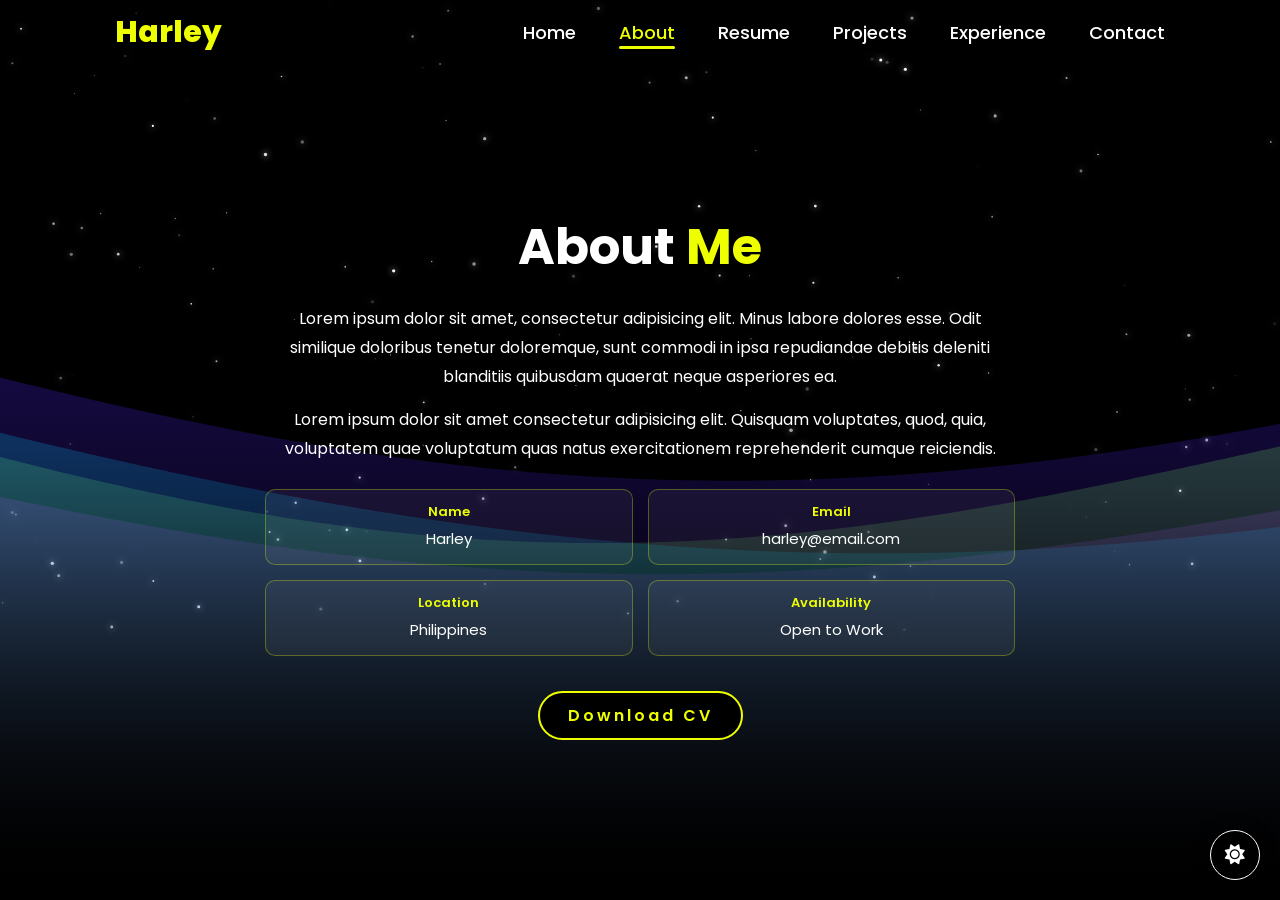
<file: about.html>
<!DOCTYPE html>
<html lang="en">

<head>
    <meta charset="UTF-8">
    <meta name="viewport" content="width=device-width, initial-scale=1.0">
    <link rel="stylesheet" href="https://cdnjs.cloudflare.com/ajax/libs/font-awesome/6.5.2/css/all.min.css">
    <link rel="stylesheet" href="style.css">
    <link rel="stylesheet" href="about.css">
    <title>About - HrlyQnn</title>
</head>
<body>
    <canvas id="aurora-canvas"></canvas>

    <header>
        <a href="index.html" class="logo">Harley</a>
        <nav>
            <a href="index.html">Home</a>
            <a href="about.html" class="active">About</a>
            <a href="resume.html">Resume</a>
            <a href="services.html">Projects</a>
            <a href="#">Experience</a>
            <a href="#">Contact</a>
        </nav>
    </header>

    <section class="about">
        <div class="about-content">
            <h2>About <span>Me</span></h2>
            <p>Lorem ipsum dolor sit amet, consectetur adipisicing elit. Minus labore
            dolores esse. Odit similique doloribus tenetur doloremque, sunt commodi
            in ipsa repudiandae debitis deleniti blanditiis quibusdam quaerat neque
            asperiores ea.</p>
            <p>Lorem ipsum dolor sit amet consectetur adipisicing elit. Quisquam
            voluptates, quod, quia, voluptatem quae voluptatum quas natus
            exercitationem reprehenderit cumque reiciendis.</p>
            <div class="about-info">
                <div class="info-box">
                    <h3>Name</h3>
                    <p>Harley</p>
                </div>
                <div class="info-box">
                    <h3>Email</h3>
                    <p>harley@email.com</p>
                </div>
                <div class="info-box">
                    <h3>Location</h3>
                    <p>Philippines</p>
                </div>
                <div class="info-box">
                    <h3>Availability</h3>
                    <p>Open to Work</p>
                </div>
            </div>
            <a href="#" class="btn">Download CV</a>
        </div>
    </section>

    <button id="theme-toggle" title="Toggle Light/Dark Mode">
         <i class="fa-solid fa-sun"></i>
    </button>

    <script>
        const canvas = document.getElementById('aurora-canvas');
        const ctx = canvas.getContext('2d');
        canvas.width = window.innerWidth;
        canvas.height = window.innerHeight;

        const stars = [];
        for (let i = 0; i < 150; i++) {
            stars.push({
                x: Math.random() * window.innerWidth,
                y: Math.random() * window.innerHeight * 0.7,
                radius: Math.random() * 1.5 + 0.3,
                opacity: Math.random(),
                twinkleSpeed: Math.random() * 0.02 + 0.005,
                twinkleDirection: Math.random() > 0.5 ? 1 : -1
            });
        }

        window.addEventListener('resize', () => {
            canvas.width = window.innerWidth;
            canvas.height = window.innerHeight;
            stars.forEach(star => {
                star.x = Math.random() * window.innerWidth;
                star.y = Math.random() * window.innerHeight * 0.7;
            });
        });

        window.addEventListener('resize', () => {
            canvas.width = window.innerWidth;
            canvas.height = window.innerHeight;
        });

        let auroraTime = 0;

        function drawAurora() {
            ctx.clearRect(0, 0, canvas.width, canvas.height);
            const isLight = document.body.classList.contains('light-mode');

            // Draw stars in dark mode only
            if (!isLight) {
                stars.forEach(star => {
                    star.opacity += star.twinkleSpeed * star.twinkleDirection;
                    if (star.opacity >= 1) {
                        star.opacity = 1;
                        star.twinkleDirection = -1;
                    } else if (star.opacity <= 0.1) {
                        star.opacity = 0.1;
                        star.twinkleDirection = 1;
                    }

                    ctx.beginPath();
                    ctx.arc(star.x, star.y, star.radius, 0, Math.PI * 2);
                    ctx.fillStyle = `rgba(255, 255, 255, ${star.opacity})`;
                    ctx.shadowBlur = 6;
                    ctx.shadowColor = 'white';
                    ctx.fill();
                    ctx.shadowBlur = 0;
                });
            }

            const darkWaves = [
                { y: 0.35, color: '#5227FF', speed: 0.00001, amp: 120, freq: 0.0018 },
                { y: 0.45, color: '#7cff67', speed: 0.00001, amp: 100, freq: 0.0022 },
                { y: 0.40, color: '#00cfff', speed: 0.00001, amp: 140, freq: 0.0015 },
                { y: 0.50, color: '#a855f7', speed: 0.00001, amp: 90,  freq: 0.0020 },
            ];

            const lightWaves = [
                { y: 0.35, color: '#888888', speed: 0.00001, amp: 120, freq: 0.0018 },
                { y: 0.45, color: '#aaaaaa', speed: 0.00001, amp: 100, freq: 0.0022 },
                { y: 0.40, color: '#666666', speed: 0.00001, amp: 140, freq: 0.0015 },
                { y: 0.50, color: '#999999', speed: 0.00001, amp: 90,  freq: 0.0020 },
            ];

            const waves = isLight ? lightWaves : darkWaves;

            waves.forEach(wave => {
                const gradient = ctx.createLinearGradient(0, 0, 0, canvas.height);
                gradient.addColorStop(0, 'transparent');
                gradient.addColorStop(0.3, wave.color + '55');
                gradient.addColorStop(0.6, wave.color + '22');
                gradient.addColorStop(1, 'transparent');

                ctx.beginPath();
                ctx.moveTo(0, canvas.height);

                for (let x = 0; x <= canvas.width; x += 5) {
                    const y = wave.y * canvas.height
                        + Math.sin(x * wave.freq + auroraTime * wave.speed * 1000) * wave.amp
                        + Math.sin(x * wave.freq * 0.5 + auroraTime * wave.speed * 600) * (wave.amp * 0.5);
                    ctx.lineTo(x, y);
                }

                ctx.lineTo(canvas.width, canvas.height);
                ctx.closePath();
                ctx.fillStyle = gradient;
                ctx.fill();
            });

            auroraTime++;
            requestAnimationFrame(drawAurora);
        }

        drawAurora();

        const header = document.querySelector('header');
        window.addEventListener('scroll', () => {
            header.classList.toggle('scrolled', window.scrollY > 50);
        });

        const themeToggle = document.getElementById('theme-toggle');
        const themeIcon = themeToggle.querySelector('i');

        if (localStorage.getItem('theme') === 'light') {
            document.body.classList.add('light-mode');
            themeIcon.classList.remove('fa-sun');
            themeIcon.classList.add('fa-moon');
        } else {
            themeIcon.classList.remove('fa-moon');
            themeIcon.classList.add('fa-sun');
        }

        themeToggle.addEventListener('click', () => {
            document.body.classList.toggle('light-mode');
            if (document.body.classList.contains('light-mode')) {
                themeIcon.classList.remove('fa-sun');
                themeIcon.classList.add('fa-moon');
                localStorage.setItem('theme', 'light');
            } else {
                themeIcon.classList.remove('fa-moon');
                themeIcon.classList.add('fa-sun');
                localStorage.setItem('theme', 'dark');
            }
        });
    </script>
</body>
</html>
</file>
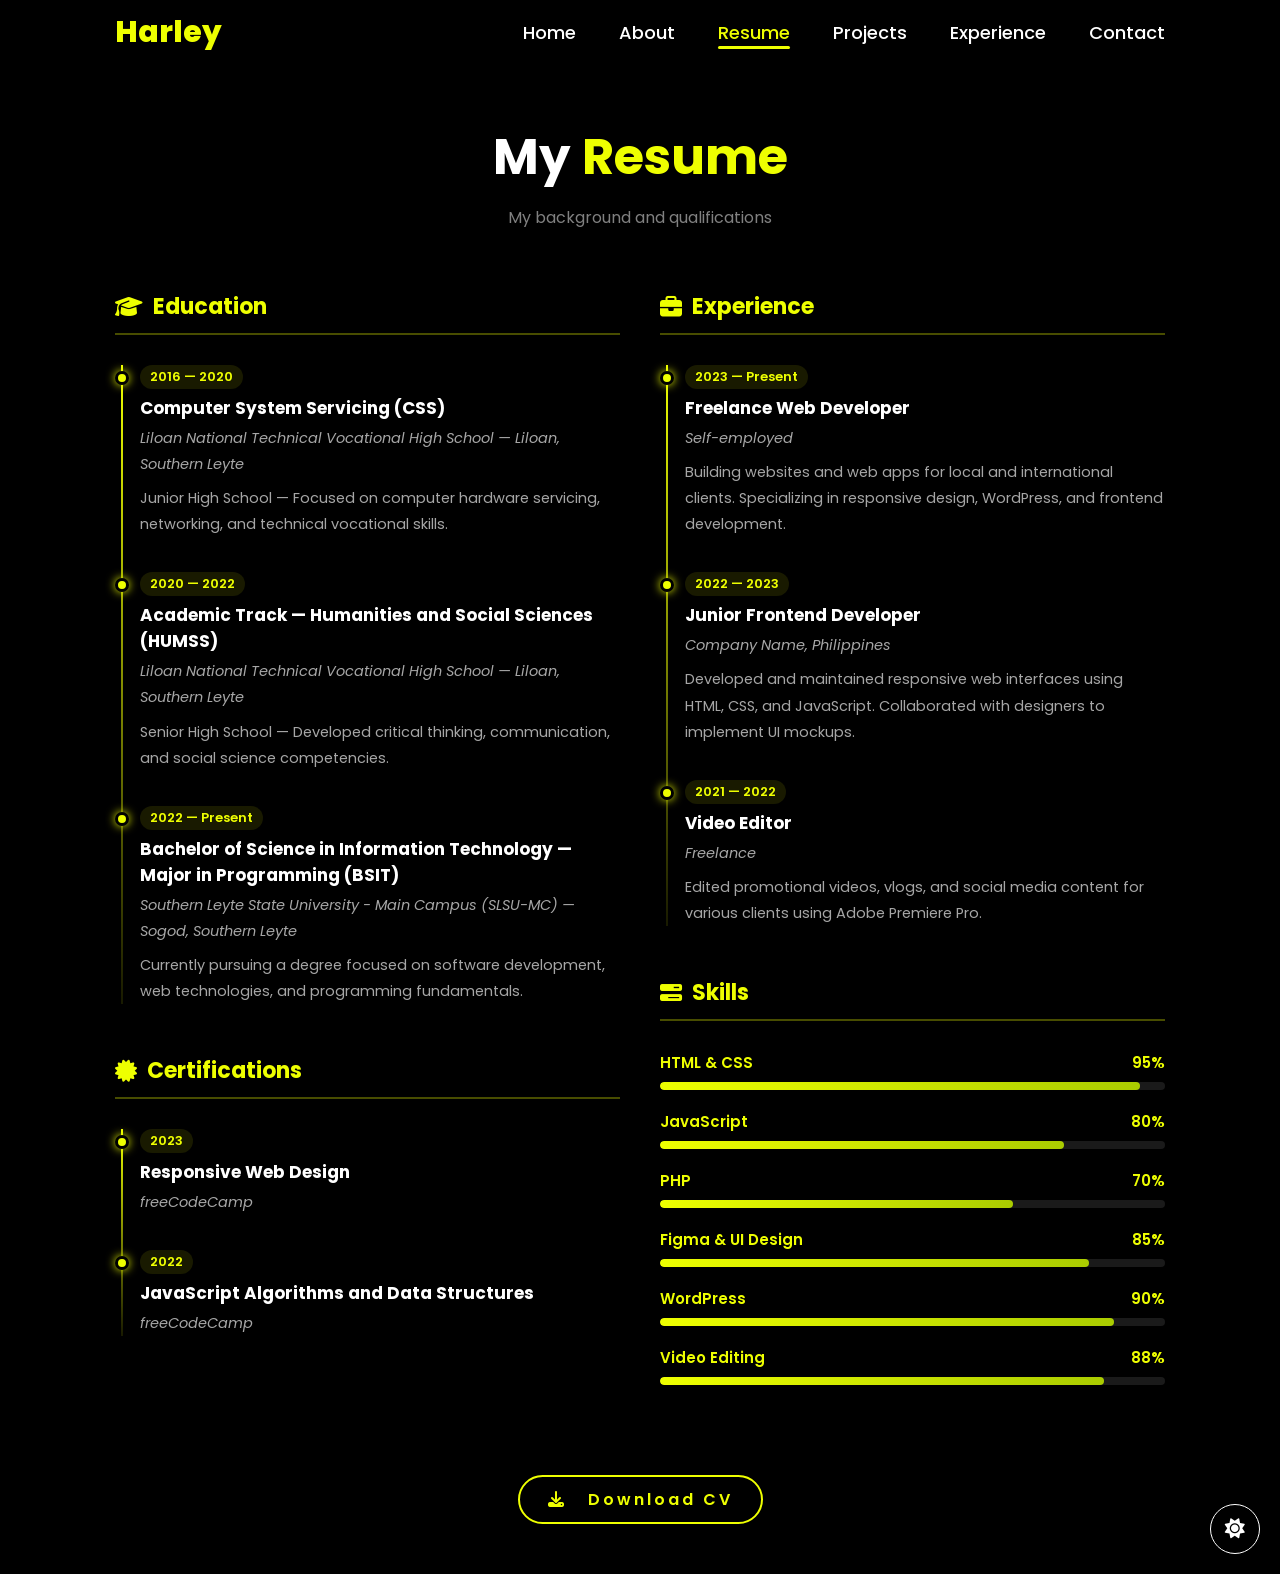
<file: resume.html>
<!DOCTYPE html>
<html lang="en">

<head>
    <meta charset="UTF-8">
    <meta name="viewport" content="width=device-width, initial-scale=1.0">
    <link rel="stylesheet" href="https://cdnjs.cloudflare.com/ajax/libs/font-awesome/6.5.2/css/all.min.css">
    <link rel="stylesheet" href="style.css">
    <link rel="stylesheet" href="resume.css">
    <title>Resume - HrlyQnn</title>
</head>
<body>
    <div class="page-wrapper">
        <canvas id="aurora-canvas"></canvas>

        <header>
            <a href="index.html" class="logo">Harley</a>
            <nav>
                <a href="index.html">Home</a>
                <a href="about.html">About</a>
                <a href="resume.html" class="active">Resume</a>
                <a href="services.html">Projects</a>
                <a href="#">Experience</a>
                <a href="#">Contact</a>
            </nav>
        </header>

        <section class="resume">
            <h2 class="resume-title">My <span>Resume</span></h2>
            <p class="resume-subtitle">My background and qualifications</p>

            <div class="resume-container">

                <!-- Left Column -->
                <div class="resume-column">
                    <div class="resume-section">
                        <h3 class="section-heading">
                            <i class="fa-solid fa-graduation-cap"></i> Education
                        </h3>
                        <div class="timeline">
                            <div class="timeline-item">
                                <div class="timeline-dot"></div>
                                <div class="timeline-content">
                                    <span class="timeline-date">2016 — 2020</span>
                                    <h4>Computer System Servicing (CSS)</h4>
                                    <p class="timeline-place">Liloan National Technical Vocational High School — Liloan, Southern Leyte</p>
                                    <p>Junior High School — Focused on computer hardware servicing, networking, and technical vocational skills.</p>
                                </div>
                            </div>
                            <div class="timeline-item">
                                <div class="timeline-dot"></div>
                                <div class="timeline-content">
                                    <span class="timeline-date">2020 — 2022</span>
                                    <h4>Academic Track — Humanities and Social Sciences (HUMSS)</h4>
                                    <p class="timeline-place">Liloan National Technical Vocational High School — Liloan, Southern Leyte</p>
                                    <p>Senior High School — Developed critical thinking, communication, and social science competencies.</p>
                                </div>
                            </div>
                            <div class="timeline-item">
                                <div class="timeline-dot"></div>
                                <div class="timeline-content">
                                    <span class="timeline-date">2022 — Present</span>
                                    <h4>Bachelor of Science in Information Technology — Major in Programming (BSIT)</h4>
                                    <p class="timeline-place">Southern Leyte State University - Main Campus (SLSU-MC) — Sogod, Southern Leyte</p>
                                    <p>Currently pursuing a degree focused on software development, web technologies, and programming fundamentals.</p>
                                </div>
                            </div>
                        </div>
                    </div>

                    <div class="resume-section">
                        <h3 class="section-heading">
                            <i class="fa-solid fa-certificate"></i> Certifications
                        </h3>
                        <div class="timeline">
                            <div class="timeline-item">
                                <div class="timeline-dot"></div>
                                <div class="timeline-content">
                                    <span class="timeline-date">2023</span>
                                    <h4>Responsive Web Design</h4>
                                    <p class="timeline-place">freeCodeCamp</p>
                                </div>
                            </div>
                            <div class="timeline-item">
                                <div class="timeline-dot"></div>
                                <div class="timeline-content">
                                    <span class="timeline-date">2022</span>
                                    <h4>JavaScript Algorithms and Data Structures</h4>
                                    <p class="timeline-place">freeCodeCamp</p>
                                </div>
                            </div>
                        </div>
                    </div>
                </div>

                <!-- Right Column -->
                <div class="resume-column">
                    <div class="resume-section">
                        <h3 class="section-heading">
                            <i class="fa-solid fa-briefcase"></i> Experience
                        </h3>
                        <div class="timeline">
                            <div class="timeline-item">
                                <div class="timeline-dot"></div>
                                <div class="timeline-content">
                                    <span class="timeline-date">2023 — Present</span>
                                    <h4>Freelance Web Developer</h4>
                                    <p class="timeline-place">Self-employed</p>
                                    <p>Building websites and web apps for local and international clients. Specializing in responsive design, WordPress, and frontend development.</p>
                                </div>
                            </div>
                            <div class="timeline-item">
                                <div class="timeline-dot"></div>
                                <div class="timeline-content">
                                    <span class="timeline-date">2022 — 2023</span>
                                    <h4>Junior Frontend Developer</h4>
                                    <p class="timeline-place">Company Name, Philippines</p>
                                    <p>Developed and maintained responsive web interfaces using HTML, CSS, and JavaScript. Collaborated with designers to implement UI mockups.</p>
                                </div>
                            </div>
                            <div class="timeline-item">
                                <div class="timeline-dot"></div>
                                <div class="timeline-content">
                                    <span class="timeline-date">2021 — 2022</span>
                                    <h4>Video Editor</h4>
                                    <p class="timeline-place">Freelance</p>
                                    <p>Edited promotional videos, vlogs, and social media content for various clients using Adobe Premiere Pro.</p>
                                </div>
                            </div>
                        </div>
                    </div>

                    <div class="resume-section">
                        <h3 class="section-heading">
                            <i class="fa-solid fa-bars-progress"></i> Skills
                        </h3>
                        <div class="skills-list">
                            <div class="skill-item">
                                <div class="skill-header">
                                    <span>HTML & CSS</span>
                                    <span>95%</span>
                                </div>
                                <div class="skill-bar">
                                    <div class="skill-fill" style="width: 95%"></div>
                                </div>
                            </div>
                            <div class="skill-item">
                                <div class="skill-header">
                                    <span>JavaScript</span>
                                    <span>80%</span>
                                </div>
                                <div class="skill-bar">
                                    <div class="skill-fill" style="width: 80%"></div>
                                </div>
                            </div>
                            <div class="skill-item">
                                <div class="skill-header">
                                    <span>PHP</span>
                                    <span>70%</span>
                                </div>
                                <div class="skill-bar">
                                    <div class="skill-fill" style="width: 70%"></div>
                                </div>
                            </div>
                            <div class="skill-item">
                                <div class="skill-header">
                                    <span>Figma & UI Design</span>
                                    <span>85%</span>
                                </div>
                                <div class="skill-bar">
                                    <div class="skill-fill" style="width: 85%"></div>
                                </div>
                            </div>
                            <div class="skill-item">
                                <div class="skill-header">
                                    <span>WordPress</span>
                                    <span>90%</span>
                                </div>
                                <div class="skill-bar">
                                    <div class="skill-fill" style="width: 90%"></div>
                                </div>
                            </div>
                            <div class="skill-item">
                                <div class="skill-header">
                                    <span>Video Editing</span>
                                    <span>88%</span>
                                </div>
                                <div class="skill-bar">
                                    <div class="skill-fill" style="width: 88%"></div>
                                </div>
                            </div>
                        </div>
                    </div>
                </div>

            </div>

            <div class="resume-download">
                <a href="#" class="btn"><i class="fa-solid fa-download"></i> &nbsp; Download CV</a>
            </div>
        </section>

        <button id="theme-toggle" title="Toggle Light/Dark Mode">
           <i class="fa-solid fa-sun"></i>
        </button>
    </div>

    <script>
        const pageWrapper = document.querySelector('.page-wrapper');

        const canvas = document.getElementById('aurora-canvas');
        const ctx = canvas.getContext('2d');
        canvas.width = window.innerWidth;
        canvas.height = window.innerHeight;

        window.addEventListener('resize', () => {
            canvas.width = window.innerWidth;
            canvas.height = window.innerHeight;
            const stars = [];
            for (let i = 0; i < 150; i++) {
                stars.push({
                    x: Math.random() * window.innerWidth,
                    y: Math.random() * window.innerHeight * 0.7,
                    radius: Math.random() * 1.5 + 0.3,
                    opacity: Math.random(),
                    twinkleSpeed: Math.random() * 0.02 + 0.005,
                    twinkleDirection: Math.random() > 0.5 ? 1 : -1
                });
            }

            window.addEventListener('resize', () => {
                canvas.width = window.innerWidth;
                canvas.height = window.innerHeight;
                stars.forEach(star => {
                    star.x = Math.random() * window.innerWidth;
                    star.y = Math.random() * window.innerHeight * 0.7;
                });
            });
        });

        let auroraTime = 0;

        function drawAurora() {
            ctx.clearRect(0, 0, canvas.width, canvas.height);
            const isLight = document.body.classList.contains('light-mode');

            // Draw stars in dark mode only
            if (!isLight) {
                stars.forEach(star => {
                    star.opacity += star.twinkleSpeed * star.twinkleDirection;
                    if (star.opacity >= 1) {
                        star.opacity = 1;
                        star.twinkleDirection = -1;
                    } else if (star.opacity <= 0.1) {
                        star.opacity = 0.1;
                        star.twinkleDirection = 1;
                    }

                    ctx.beginPath();
                    ctx.arc(star.x, star.y, star.radius, 0, Math.PI * 2);
                    ctx.fillStyle = `rgba(255, 255, 255, ${star.opacity})`;
                    ctx.shadowBlur = 6;
                    ctx.shadowColor = 'white';
                    ctx.fill();
                    ctx.shadowBlur = 0;
                });
            }

            const darkWaves = [
                { y: 0.35, color: '#5227FF', speed: 0.00001, amp: 120, freq: 0.0018 },
                { y: 0.45, color: '#7cff67', speed: 0.00001, amp: 100, freq: 0.0022 },
                { y: 0.40, color: '#00cfff', speed: 0.00001, amp: 140, freq: 0.0015 },
                { y: 0.50, color: '#a855f7', speed: 0.00001, amp: 90,  freq: 0.0020 },
            ];

            const lightWaves = [
                { y: 0.35, color: '#888888', speed: 0.00001, amp: 120, freq: 0.0018 },
                { y: 0.45, color: '#aaaaaa', speed: 0.00001, amp: 100, freq: 0.0022 },
                { y: 0.40, color: '#666666', speed: 0.00001, amp: 140, freq: 0.0015 },
                { y: 0.50, color: '#999999', speed: 0.00001, amp: 90,  freq: 0.0020 },
            ];

            const waves = isLight ? lightWaves : darkWaves;

            waves.forEach(wave => {
                const gradient = ctx.createLinearGradient(0, 0, 0, canvas.height);
                gradient.addColorStop(0, 'transparent');
                gradient.addColorStop(0.3, wave.color + '55');
                gradient.addColorStop(0.6, wave.color + '22');
                gradient.addColorStop(1, 'transparent');

                ctx.beginPath();
                ctx.moveTo(0, canvas.height);

                for (let x = 0; x <= canvas.width; x += 5) {
                    const y = wave.y * canvas.height
                        + Math.sin(x * wave.freq + auroraTime * wave.speed * 1000) * wave.amp
                        + Math.sin(x * wave.freq * 0.5 + auroraTime * wave.speed * 600) * (wave.amp * 0.5);
                    ctx.lineTo(x, y);
                }

                ctx.lineTo(canvas.width, canvas.height);
                ctx.closePath();
                ctx.fillStyle = gradient;
                ctx.fill();
            });

            auroraTime++;
            requestAnimationFrame(drawAurora);
        }

        drawAurora();

        const header = document.querySelector('header');
        window.addEventListener('scroll', () => {
            header.classList.toggle('scrolled', window.scrollY > 50);
        });

        const themeToggle = document.getElementById('theme-toggle');
        const themeIcon = themeToggle.querySelector('i');

        if (localStorage.getItem('theme') === 'light') {
            document.body.classList.add('light-mode');
            themeIcon.classList.remove('fa-sun');
            themeIcon.classList.add('fa-moon');
        } else {
            themeIcon.classList.remove('fa-moon');
            themeIcon.classList.add('fa-sun');
        }

        themeToggle.addEventListener('click', () => {
            document.body.classList.toggle('light-mode');
            if (document.body.classList.contains('light-mode')) {
                themeIcon.classList.remove('fa-sun');
                themeIcon.classList.add('fa-moon');
                localStorage.setItem('theme', 'light');
            } else {
                themeIcon.classList.remove('fa-moon');
                themeIcon.classList.add('fa-sun');
                localStorage.setItem('theme', 'dark');
            }
        });

themeToggle.addEventListener('click', () => {
    document.body.classList.toggle('light-mode');
    if (document.body.classList.contains('light-mode')) {
        themeIcon.classList.remove('fa-sun');
        themeIcon.classList.add('fa-moon');
        localStorage.setItem('theme', 'light');
    } else {
        themeIcon.classList.remove('fa-moon');
        themeIcon.classList.add('fa-sun');
        localStorage.setItem('theme', 'dark');
    }
});
    </script>
</body>
</html>
</file>
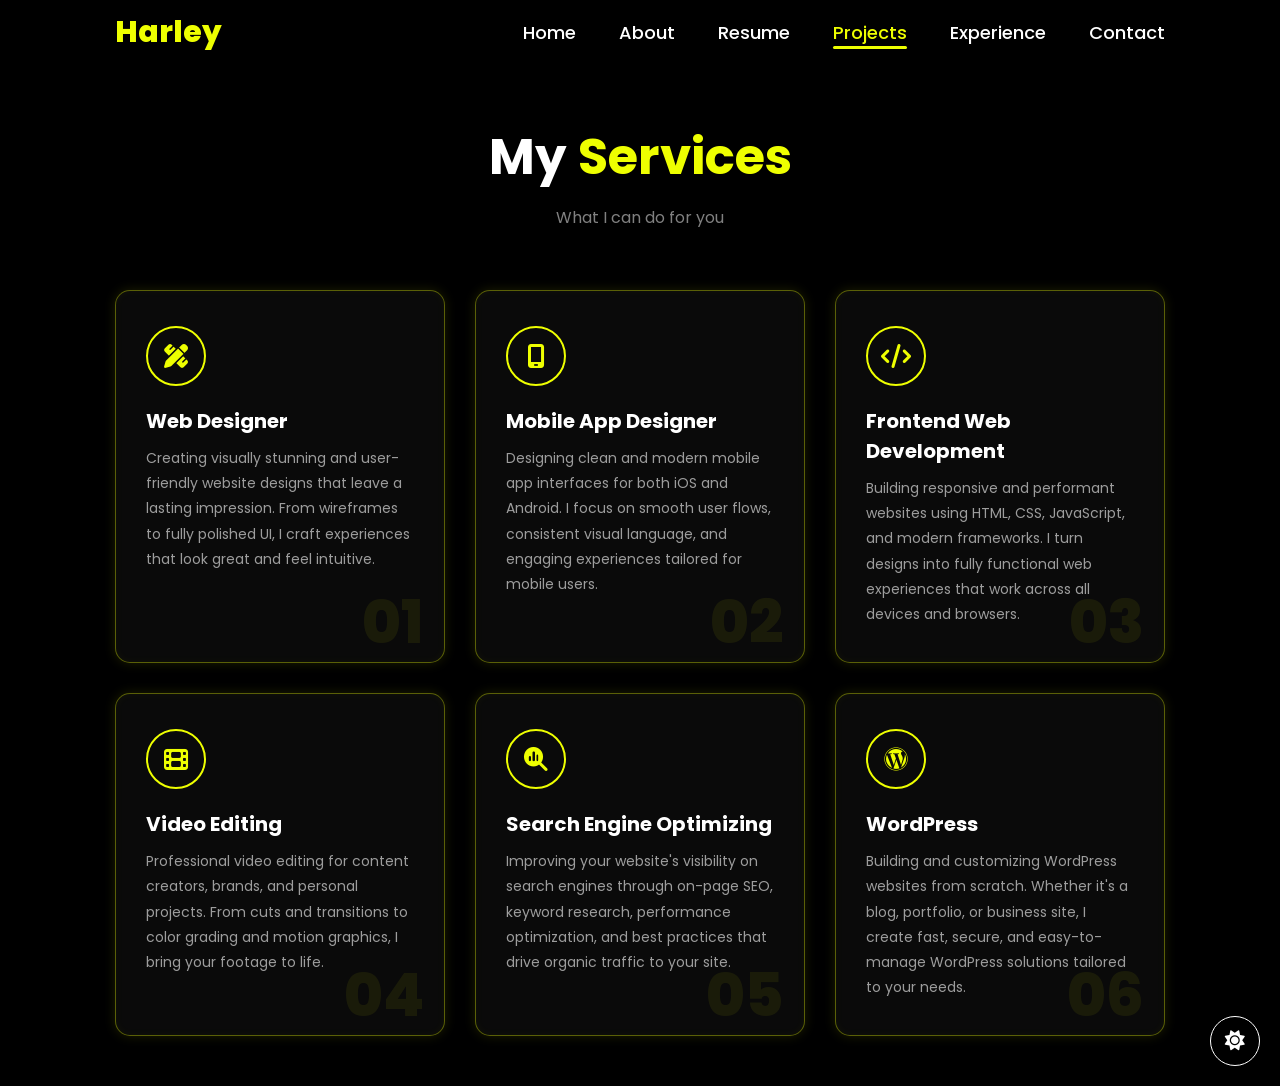
<file: services.html>
<!DOCTYPE html>
<html lang="en">

<head>
    <meta charset="UTF-8">
    <meta name="viewport" content="width=device-width, initial-scale=1.0">
    <link rel="stylesheet" href="https://cdnjs.cloudflare.com/ajax/libs/font-awesome/6.5.2/css/all.min.css">
    <link rel="stylesheet" href="style.css">
    <link rel="stylesheet" href="services.css">
    <title>Services - HrlyQnn</title>
</head>
<body>
    <div class="page-wrapper">
        <canvas id="aurora-canvas"></canvas>

        <header>
            <a href="index.html" class="logo">Harley</a>
            <nav>
                <a href="index.html">Home</a>
                <a href="about.html">About</a>
                <a href="resume.html">Resume</a>
                <a href="services.html" class="active">Projects</a>
                <a href="#">Experience</a>
                <a href="#">Contact</a>
            </nav>
        </header>

        <section class="services">
            <h2 class="services-title">My <span>Services</span></h2>
            <p class="services-subtitle">What I can do for you</p>

            <div class="services-list">

                <div class="service-box">
                    <div class="service-icon">
                        <i class="fa-solid fa-pen-ruler"></i>
                    </div>
                    <div class="service-info">
                        <h3>Web Designer</h3>
                        <p>Creating visually stunning and user-friendly website designs that leave a lasting impression. From wireframes to fully polished UI, I craft experiences that look great and feel intuitive.</p>
                    </div>
                    <div class="service-number">01</div>
                </div>

                <div class="service-box">
                    <div class="service-icon">
                        <i class="fa-solid fa-mobile-screen"></i>
                    </div>
                    <div class="service-info">
                        <h3>Mobile App Designer</h3>
                        <p>Designing clean and modern mobile app interfaces for both iOS and Android. I focus on smooth user flows, consistent visual language, and engaging experiences tailored for mobile users.</p>
                    </div>
                    <div class="service-number">02</div>
                </div>

                <div class="service-box">
                    <div class="service-icon">
                        <i class="fa-solid fa-code"></i>
                    </div>
                    <div class="service-info">
                        <h3>Frontend Web Development</h3>
                        <p>Building responsive and performant websites using HTML, CSS, JavaScript, and modern frameworks. I turn designs into fully functional web experiences that work across all devices and browsers.</p>
                    </div>
                    <div class="service-number">03</div>
                </div>

                <div class="service-box">
                    <div class="service-icon">
                        <i class="fa-solid fa-film"></i>
                    </div>
                    <div class="service-info">
                        <h3>Video Editing</h3>
                        <p>Professional video editing for content creators, brands, and personal projects. From cuts and transitions to color grading and motion graphics, I bring your footage to life.</p>
                    </div>
                    <div class="service-number">04</div>
                </div>

                <div class="service-box">
                    <div class="service-icon">
                        <i class="fa-solid fa-magnifying-glass-chart"></i>
                    </div>
                    <div class="service-info">
                        <h3>Search Engine Optimizing</h3>
                        <p>Improving your website's visibility on search engines through on-page SEO, keyword research, performance optimization, and best practices that drive organic traffic to your site.</p>
                    </div>
                    <div class="service-number">05</div>
                </div>

                <div class="service-box">
                    <div class="service-icon">
                        <i class="fa-brands fa-wordpress"></i>
                    </div>
                    <div class="service-info">
                        <h3>WordPress</h3>
                        <p>Building and customizing WordPress websites from scratch. Whether it's a blog, portfolio, or business site, I create fast, secure, and easy-to-manage WordPress solutions tailored to your needs.</p>
                    </div>
                    <div class="service-number">06</div>
                </div>

            </div>
        </section>

        <button id="theme-toggle" title="Toggle Light/Dark Mode">
           <i class="fa-solid fa-sun"></i>
        </button>
    </div>

    <script>
        const pageWrapper = document.querySelector('.page-wrapper');

        const canvas = document.getElementById('aurora-canvas');
        const ctx = canvas.getContext('2d');
        canvas.width = window.innerWidth;
        canvas.height = window.innerHeight;

        window.addEventListener('resize', () => {
            canvas.width = window.innerWidth;
            canvas.height = window.innerHeight;

            const stars = [];
            for (let i = 0; i < 150; i++) {
                stars.push({
                    x: Math.random() * window.innerWidth,
                    y: Math.random() * window.innerHeight * 0.7,
                    radius: Math.random() * 1.5 + 0.3,
                    opacity: Math.random(),
                    twinkleSpeed: Math.random() * 0.02 + 0.005,
                    twinkleDirection: Math.random() > 0.5 ? 1 : -1
                });
            }

            window.addEventListener('resize', () => {
                canvas.width = window.innerWidth;
                canvas.height = window.innerHeight;
                stars.forEach(star => {
                    star.x = Math.random() * window.innerWidth;
                    star.y = Math.random() * window.innerHeight * 0.7;
                });
            });
        });

        let auroraTime = 0;

        function drawAurora() {
            ctx.clearRect(0, 0, canvas.width, canvas.height);
            const isLight = document.body.classList.contains('light-mode');

            // Draw stars in dark mode only
            if (!isLight) {
                stars.forEach(star => {
                    star.opacity += star.twinkleSpeed * star.twinkleDirection;
                    if (star.opacity >= 1) {
                        star.opacity = 1;
                        star.twinkleDirection = -1;
                    } else if (star.opacity <= 0.1) {
                        star.opacity = 0.1;
                        star.twinkleDirection = 1;
                    }

                    ctx.beginPath();
                    ctx.arc(star.x, star.y, star.radius, 0, Math.PI * 2);
                    ctx.fillStyle = `rgba(255, 255, 255, ${star.opacity})`;
                    ctx.shadowBlur = 6;
                    ctx.shadowColor = 'white';
                    ctx.fill();
                    ctx.shadowBlur = 0;
                });
            }

            const darkWaves = [
                { y: 0.35, color: '#5227FF', speed: 0.00001, amp: 120, freq: 0.0018 },
                { y: 0.45, color: '#7cff67', speed: 0.00001, amp: 100, freq: 0.0022 },
                { y: 0.40, color: '#00cfff', speed: 0.00001, amp: 140, freq: 0.0015 },
                { y: 0.50, color: '#a855f7', speed: 0.00001, amp: 90,  freq: 0.0020 },
            ];

            const lightWaves = [
                { y: 0.35, color: '#888888', speed: 0.00001, amp: 120, freq: 0.0018 },
                { y: 0.45, color: '#aaaaaa', speed: 0.00001, amp: 100, freq: 0.0022 },
                { y: 0.40, color: '#666666', speed: 0.00001, amp: 140, freq: 0.0015 },
                { y: 0.50, color: '#999999', speed: 0.00001, amp: 90,  freq: 0.0020 },
            ];

            const waves = isLight ? lightWaves : darkWaves;

            waves.forEach(wave => {
                const gradient = ctx.createLinearGradient(0, 0, 0, canvas.height);
                gradient.addColorStop(0, 'transparent');
                gradient.addColorStop(0.3, wave.color + '55');
                gradient.addColorStop(0.6, wave.color + '22');
                gradient.addColorStop(1, 'transparent');

                ctx.beginPath();
                ctx.moveTo(0, canvas.height);

                for (let x = 0; x <= canvas.width; x += 5) {
                    const y = wave.y * canvas.height
                        + Math.sin(x * wave.freq + auroraTime * wave.speed * 1000) * wave.amp
                        + Math.sin(x * wave.freq * 0.5 + auroraTime * wave.speed * 600) * (wave.amp * 0.5);
                    ctx.lineTo(x, y);
                }

                ctx.lineTo(canvas.width, canvas.height);
                ctx.closePath();
                ctx.fillStyle = gradient;
                ctx.fill();
            });

            auroraTime++;
            requestAnimationFrame(drawAurora);
        }

        drawAurora();

        const header = document.querySelector('header');
        window.addEventListener('scroll', () => {
            header.classList.toggle('scrolled', window.scrollY > 50);
        });

            const themeToggle = document.getElementById('theme-toggle');
            const themeIcon = themeToggle.querySelector('i');

            if (localStorage.getItem('theme') === 'light') {
                document.body.classList.add('light-mode');
                themeIcon.classList.remove('fa-sun');
                themeIcon.classList.add('fa-moon');
            } else {
                themeIcon.classList.remove('fa-moon');
                themeIcon.classList.add('fa-sun');
            }

            themeToggle.addEventListener('click', () => {
                document.body.classList.toggle('light-mode');
                if (document.body.classList.contains('light-mode')) {
                    themeIcon.classList.remove('fa-sun');
                    themeIcon.classList.add('fa-moon');
                    localStorage.setItem('theme', 'light');
                } else {
                    themeIcon.classList.remove('fa-moon');
                    themeIcon.classList.add('fa-sun');
                    localStorage.setItem('theme', 'dark');
                }
            });
        document.querySelectorAll('nav a').forEach(link => {
            link.addEventListener('click', function(e) {
                const href = this.getAttribute('href');
                if (href === '#' || !href) return;
                e.preventDefault();
                pageWrapper.classList.add('slide-out');
                setTimeout(() => {
                    window.location.href = href;
                }, 500);
            });
        });

        // Cursor spotlight on service boxes
        document.querySelectorAll('.service-box').forEach(box => {
            box.addEventListener('mousemove', e => {
                const rect = box.getBoundingClientRect();
                const x = ((e.clientX - rect.left) / rect.width) * 100;
                const y = ((e.clientY - rect.top) / rect.height) * 100;
                box.style.setProperty('--x', x + '%');
                box.style.setProperty('--y', y + '%');
            });
        });
    </script>
</body>
</html>
</file>
<file: style.css>
@import url('https://fonts.googleapis.com/css2?family=Poppins:wght@100;200;300;400;500;600&display=swap');

* {
    margin: 0;
    padding: 0;
    box-sizing: border-box;
    text-decoration: none;
    border: none;
    outline: none;
    font-family: 'Poppins', sans-serif;
}

html {
    font-size: 62.5%;
}

body {
    width: 100%;
    min-height: 100vh;
    overflow-x: hidden;
    background-color: black;
    color: white;
}

#aurora-canvas {
    position: fixed;
    top: 0;
    left: 0;
    width: 100vw;
    height: 100vh;
    z-index: 0;
    pointer-events: none;
}

section,
header,
#theme-toggle {
    position: relative;
    z-index: 1;
}

section {
    min-height: 100vh;
    padding: 5rem 9% 5rem;
    background-color: transparent !important;
}

.home,
.about,
.resume,
.services,
.experience,
.contact {
    background-color: transparent !important;
}

body.light-mode {
    background-color: white;
    background-image: none;
    color: black;
}

body.light-mode .home,
body.light-mode .about,
body.light-mode .resume,
body.light-mode .services,
body.light-mode .experience,
body.light-mode .contact {
    background-color: transparent !important;
}

header {
    position: fixed;
    top: 0;
    left: 0;
    width: 100%;
    padding: 1rem 9%;
    background-color: transparent;
    display: flex;
    justify-content: space-between;
    align-items: center;
    z-index: 999;
    transition: 0.4s ease;
}

.logo {
    font-size: 3rem;
    color: #eeff00;
    font-weight: 800;
    cursor: pointer;
    transition: 0.5s ease;
}

.logo:hover {
    transform: scale(1.1);
}

nav a {
    font-size: 1.8rem;
    color: white;
    margin-left: 4rem;
    font-weight: 500;
    transition: color 0.3s ease;
    position: relative;
    border-bottom: none;
}

nav a::after {
    content: '';
    position: absolute;
    bottom: -4px;
    left: 0;
    width: 0;
    height: 3px;
    background-color: #eeff00;
    transition: width 0.3s ease;
    border-radius: 2px;
}

nav a:hover::after,
nav a.active::after {
    width: 100%;
}

nav a:hover,
nav a.active {
    color: #eeff00;
    border-bottom: none;
}

body.light-mode nav a {
    color: black;
}

body.light-mode nav a::after {
    background-color: black;
}

body.light-mode nav a:hover,
body.light-mode nav a.active {
    color: black;
    border-bottom: none;
}

@media(max-width: 995px) {
    nav {
        position: absolute;
        display: none;
        top: 0;
        right: 0;
        width: 40%;
        border-left: 3px solid #eeff00;
        border-bottom: 3px solid #eeff00;
        border-bottom-left-radius: 2rem;
        padding: 1rem solid;
        background-color: #161616;
        border-top: 0.1rem solid rgba(0, 0, 0, 0.1);
    }

    nav.active {
        display: block;
    }

    nav a {
        display: block;
        font-size: 2rem;
        margin: 3rem 0;
    }

    nav a:hover,
    nav a.active {
        padding: 1rem;
        border-radius: 0.5rem;
        border-bottom: 0.5rem solid #eeff00;
    }
}

.home {
    display: flex;
    justify-content: center;
    align-items: center;
    gap: 8rem;
}

.home .home-content h1 {
    font-size: 6rem;
    font-weight: 700;
    line-height: 1.3;
}

span {
    color: #eeff00;
}

.home-content h3 {
    font-size: 4rem;
    margin-bottom: 1rem;
    font-weight: 700;
}

.home-content p {
    font-size: 1.6rem;
}

/* Orbit */
.home-img {
    display: flex;
    flex-direction: column;
    align-items: center;
    justify-content: center;
}

.orbit-wrapper {
    position: relative;
    width: 20vw;
    height: 20vw;
    display: flex;
    align-items: center;
    justify-content: center;
}

.orbit-wrapper #profile-pic {
    position: relative;
    width: 20vw;
    height: 20vw;
    border-radius: 50%;
    object-fit: cover;
    cursor: pointer;
    transition: 0.4s ease;
    z-index: 2;
    border: 3px solid gold;
}

.orbit-wrapper #profile-pic:hover {
    box-shadow: 0 0 40px 15px gold, 0 0 80px 30px rgba(255, 215, 0, 0.4);
    transform: scale(1.03);
}

body.light-mode .orbit-wrapper #profile-pic {
    border: 3px solid black;
}

body.light-mode .orbit-wrapper #profile-pic:hover {
    box-shadow: 0 0 40px 15px rgba(0, 0, 0, 0.4), 0 0 80px 30px rgba(0, 0, 0, 0.2);
}

.orbit-ring {
    position: absolute;
    width: calc(20vw + 10rem);
    height: calc(20vw + 10rem);
    border-radius: 50%;
    border: 1px dashed rgba(238, 255, 0, 0.15);
    top: 50%;
    left: 50%;
    transform: translate(-50%, -50%);
    animation: orbit-spin 18s linear infinite;
    z-index: 1;
}

body.light-mode .orbit-ring {
    border-color: rgba(0, 0, 0, 0.1);
}

.orbit-icon {
    position: absolute;
    top: 50%;
    left: 50%;
    width: 3.5rem;
    height: 3.5rem;
    margin: -1.75rem 0 0 -1.75rem;
    transform: rotate(calc(var(--i) * 40deg)) translateY(calc(-10vw - 5rem));
}

.orbit-icon a {
    display: flex;
    justify-content: center;
    align-items: center;
    width: 3.5rem;
    height: 3.5rem;
    border-radius: 0;
    border: none;
    background-color: transparent;
    animation: counter-orbit 18s linear infinite;
    transition: transform 0.3s ease;
    text-decoration: none;
    padding: 0;
}

.orbit-icon a img {
    width: 3.5rem;
    height: 3.5rem;
    object-fit: contain;
    border-radius: 0;
    filter: drop-shadow(0 0 4px rgba(0, 0, 0, 0.3));
}

.orbit-icon a:hover {
    transform: scale(1.3);
}

.orbit-icon a:has(.icon-text) {
    width: auto;
    height: auto;
    min-width: 3.5rem;
    min-height: 3.5rem;
}

.icon-text {
    font-size: 1.6rem;
    font-weight: 800;
    color: #eeff00;
    letter-spacing: -0.02rem;
    line-height: 1;
    white-space: nowrap;
}

body.light-mode .icon-text {
    color: black;
}

.large-text {
    font-size: 1.6rem;
    font-weight: 800;
}

@keyframes orbit-spin {
    from {
        transform: translate(-50%, -50%) rotate(0deg);
    }

    to {
        transform: translate(-50%, -50%) rotate(360deg);
    }
}

@keyframes counter-orbit {
    from {
        transform: rotate(0deg);
    }

    to {
        transform: rotate(-360deg);
    }
}

.social-icons a {
    display: inline-flex;
    justify-content: center;
    align-items: center;
    width: 4rem;
    height: 4rem;
    background-color: transparent;
    border: 0.2rem solid #eeff00;
    font-size: 2rem;
    border-radius: 50%;
    margin: 3rem 1.5rem 3rem 0;
    transition: 0.3s ease;
    color: #eeff00;
}

.social-icons a:hover {
    color: black;
    transform: scale(1.3) translateY(-5px);
    background-color: #eeff00;
    box-shadow: 0 0 25px #eeff00;
}

.btn {
    display: inline-block;
    padding: 1rem 2.8rem;
    background-color: black;
    border-radius: 4rem;
    font-size: 1.6rem;
    color: #eeff00;
    letter-spacing: 0.3rem;
    font-weight: 600;
    border: 2px solid #eeff00;
    transition: 0.3s ease;
    cursor: pointer;
}

.btn:hover {
    transform: scale(1.03);
    background-color: #eeff00;
    color: black;
    box-shadow: 0 0 25px #eeff00;
}

.typing-text {
    font-size: 34px;
    font-weight: 600;
    min-width: 280px;
}

.typing-text span:last-child {
    color: #eeff00;
    border-right: 3px solid #eeff00;
    animation: cursor 0.6s infinite;
}

#im-a {
    color: white;
}

@keyframes cursor {

    0%,
    100% {
        border-color: #eeff00;
    }

    50% {
        border-color: transparent;
    }
}

@media(max-width: 1000px) {
    .home {
        gap: 4rem;
    }
}

@media(max-width: 995px) {
    .home {
        flex-direction: column;
        margin: 5rem 4rem;
    }

    .home .home-content h3 {
        font-size: 2.5rem;
    }

    .home-content h1 {
        font-size: 5rem;
    }

    .orbit-wrapper {
        width: 60vw;
        height: 60vw;
        margin-top: 4rem;
    }

    .orbit-wrapper #profile-pic {
        width: 60vw;
        height: 60vw;
    }

    .orbit-ring {
        width: calc(60vw + 8rem);
        height: calc(60vw + 8rem);
    }

    .orbit-icon {
        transform: rotate(calc(var(--i) * 40deg)) translateY(calc(-30vw - 4rem));
    }
}

header.scrolled {
    background-color: rgba(0, 0, 0, 0.7);
    backdrop-filter: blur(20px);
    -webkit-backdrop-filter: blur(20px);
    border-bottom: 1px solid rgba(255, 255, 255, 0.1);
    box-shadow: 0 4px 30px rgba(0, 0, 0, 0.5);
    transition: 0.4s ease;
}

/* Page transition */
.page-wrapper {
    animation: slideIn 0.5s ease forwards;
}

@keyframes slideIn {
    from {
        opacity: 0;
        transform: translateX(100px);
    }

    to {
        opacity: 1;
        transform: translateX(0);
    }
}

.page-wrapper.slide-out {
    animation: slideOut 0.5s ease forwards;
}

@keyframes slideOut {
    from {
        opacity: 1;
        transform: translateX(0);
    }

    to {
        opacity: 0;
        transform: translateX(-100px);
    }
}

/* Dark mode button */
#theme-toggle {
    position: fixed;
    bottom: 2rem;
    right: 2rem;
    width: 5rem;
    height: 5rem;
    border-radius: 50%;
    background-color: black;
    color: white;
    border: 1.5px solid white;
    font-size: 2rem;
    cursor: pointer;
    z-index: 999;
    box-shadow: 0 0 15px rgba(0, 0, 0, 0.5);
    transition: 0.3s ease;
    display: flex;
    justify-content: center;
    align-items: center;
}

#theme-toggle i {
    color: white;
}

#theme-toggle:hover {
    transform: scale(1.15);
    box-shadow: 0 0 25px rgba(0, 0, 0, 0.7);
}

body.light-mode header {
    background-color: transparent;
}

body.light-mode header.scrolled {
    background-color: rgba(255, 255, 255, 0.7);
    border-bottom: 1px solid rgba(0, 0, 0, 0.1);
}

body.light-mode .logo {
    color: black;
}

body.light-mode span {
    color: black;
}

body.light-mode #im-a {
    color: black;
}

body.light-mode .typing-text span:last-child {
    color: black;
    border-right: 3px solid black;
    animation: cursor-light 0.6s infinite;
}

@keyframes cursor-light {

    0%,
    100% {
        border-color: black;
    }

    50% {
        border-color: transparent;
    }
}

body.light-mode .social-icons a {
    border-color: black;
    color: black;
}

body.light-mode .social-icons a:hover {
    background-color: black;
    color: white;
    box-shadow: 0 0 25px rgba(0, 0, 0, 0.5);
}

body.light-mode .btn {
    background-color: white;
    color: black;
    border-color: black;
}

body.light-mode .btn:hover {
    background-color: black;
    color: white;
    box-shadow: 0 0 25px rgba(0, 0, 0, 0.5);
}

body.light-mode #theme-toggle {
    background-color: #eeff00;
    color: black;
    border: 1.5px solid black;
    box-shadow: 0 0 15px rgba(238, 255, 0, 0.5);
}

body.light-mode #theme-toggle i {
    color: black;
}

body.light-mode #theme-toggle:hover {
    box-shadow: 0 0 25px rgba(238, 255, 0, 0.8);
}

.experience,
.contact {
    min-height: 60vh;
    display: flex;
    flex-direction: column;
    justify-content: center;
    align-items: center;
    padding: 8rem 9%;
}

.experience-title,
.contact-title {
    font-size: 5rem;
    font-weight: 700;
    color: white;
    margin-bottom: 1rem;
}

body.light-mode .experience-title,
body.light-mode .contact-title {
    color: black;
}

.experience-subtitle,
.contact-subtitle {
    font-size: 1.6rem;
    color: rgba(255, 255, 255, 0.5);
}

body.light-mode .experience-subtitle,
body.light-mode .contact-subtitle {
    color: rgba(0, 0, 0, 0.5);
}
</file>
<file: about.css>
.about {
    display: flex;
    justify-content: center;
    align-items: center;
    min-height: 100vh;
    padding-top: 10rem;
    padding-bottom: 5rem;
    padding-left: 9%;
    padding-right: 9%;
    background-color: transparent !important;
}

.about-content {
    max-width: 750px;
    width: 100%;
    text-align: center;
}

.about-content h2 {
    font-size: 5rem;
    font-weight: 700;
    margin-bottom: 2rem;
    color: white;
}

body.light-mode .about-content h2 {
    color: black;
}

.about-content h2 span {
    color: #eeff00;
}

body.light-mode .about-content h2 span {
    color: black;
}

.about-content p {
    font-size: 1.6rem;
    margin-bottom: 1.5rem;
    line-height: 1.8;
    color: white;
}

body.light-mode .about-content p {
    color: black;
}

.about-info {
    display: grid;
    grid-template-columns: 1fr 1fr;
    gap: 1.5rem;
    margin: 2.5rem 0;
}

.info-box {
    background-color: rgba(255, 255, 255, 0.05);
    border: 1px solid rgba(238, 255, 0, 0.3);
    border-radius: 1rem;
    padding: 1.2rem 1.8rem;
    transition: 0.3s ease;
    text-align: center;
}

.info-box:hover {
    border-color: #eeff00;
    box-shadow: 0 0 15px rgba(238, 255, 0, 0.2);
}

body.light-mode .info-box {
    background-color: rgba(0, 0, 0, 0.03);
    border-color: rgba(0, 0, 0, 0.2);
}

body.light-mode .info-box:hover {
    border-color: black;
    box-shadow: 0 0 15px rgba(0, 0, 0, 0.2);
}

.info-box h3 {
    font-size: 1.3rem;
    color: #eeff00;
    margin-bottom: 0.3rem;
    font-weight: 600;
}

body.light-mode .info-box h3 {
    color: black;
}

.info-box p {
    font-size: 1.5rem;
    margin-bottom: 0;
    color: white;
}

body.light-mode .info-box p {
    color: black;
}

.about-content .btn {
    margin-top: 1rem;
    background-color: black;
    color: #eeff00;
    border-color: #eeff00;
}

body.light-mode .about-content .btn {
    background-color: white;
    color: black;
    border-color: black;
}

.about-content .btn:hover {
    background-color: #eeff00;
    color: black;
    box-shadow: 0 0 25px #eeff00;
}

body.light-mode .about-content .btn:hover {
    background-color: black;
    color: white;
    box-shadow: 0 0 25px rgba(0, 0, 0, 0.4);
}

@media(max-width: 995px) {
    .about {
        padding-left: 4rem;
        padding-right: 4rem;
        padding-top: 12rem;
    }

    .about-content {
        max-width: 100%;
    }

    .about-info {
        grid-template-columns: 1fr;
    }
}
</file>
<file: resume.css>
.resume {
    min-height: 100vh;
    padding: 12rem 9% 5rem;
    background-color: transparent !important;
}

.resume-title {
    font-size: 5rem;
    font-weight: 700;
    text-align: center;
    margin-bottom: 1rem;
    color: white;
}

body.light-mode .resume-title { color: black; }

.resume-title span { color: #eeff00; }

body.light-mode .resume-title span { color: black; }

.resume-subtitle {
    font-size: 1.6rem;
    text-align: center;
    color: rgba(255, 255, 255, 0.5);
    margin-bottom: 6rem;
}

body.light-mode .resume-subtitle { color: rgba(0, 0, 0, 0.5); }

.resume-container {
    display: grid;
    grid-template-columns: 1fr 1fr;
    gap: 4rem;
    max-width: 1200px;
    margin: 0 auto;
}

.resume-section { margin-bottom: 5rem; }

.section-heading {
    font-size: 2.2rem;
    font-weight: 700;
    color: #eeff00;
    margin-bottom: 3rem;
    padding-bottom: 1rem;
    border-bottom: 2px solid rgba(238, 255, 0, 0.3);
    display: flex;
    align-items: center;
    gap: 1rem;
}

body.light-mode .section-heading {
    color: black;
    border-bottom-color: rgba(0, 0, 0, 0.2);
}

.timeline {
    position: relative;
    padding-left: 2.5rem;
}

.timeline::before {
    content: '';
    position: absolute;
    left: 0.6rem;
    top: 0;
    bottom: 0;
    width: 2px;
    background: linear-gradient(to bottom, #eeff00, rgba(238, 255, 0, 0.1));
}

body.light-mode .timeline::before {
    background: linear-gradient(to bottom, black, rgba(0, 0, 0, 0.1));
}

.timeline-item {
    position: relative;
    margin-bottom: 3.5rem;
}

.timeline-dot {
    position: absolute;
    left: -2.5rem;
    top: 0.6rem;
    width: 1.4rem;
    height: 1.4rem;
    border-radius: 50%;
    background-color: #eeff00;
    border: 3px solid black;
    box-shadow: 0 0 10px #eeff00;
    transition: 0.3s ease;
}

body.light-mode .timeline-dot {
    background-color: black;
    border-color: white;
    box-shadow: 0 0 10px rgba(0, 0, 0, 0.3);
}

.timeline-item:hover .timeline-dot {
    transform: scale(1.3);
    box-shadow: 0 0 20px #eeff00;
}

body.light-mode .timeline-item:hover .timeline-dot {
    box-shadow: 0 0 20px rgba(0, 0, 0, 0.4);
}

.timeline-date {
    font-size: 1.3rem;
    color: #eeff00;
    font-weight: 600;
    display: inline-block;
    margin-bottom: 0.6rem;
    background-color: rgba(238, 255, 0, 0.1);
    padding: 0.2rem 1rem;
    border-radius: 2rem;
}

body.light-mode .timeline-date {
    color: black;
    background-color: rgba(0, 0, 0, 0.08);
}

.timeline-content h4 {
    font-size: 1.7rem;
    font-weight: 700;
    color: white;
    margin-bottom: 0.4rem;
}

body.light-mode .timeline-content h4 { color: black; }

.timeline-place {
    font-size: 1.3rem;
    color: rgba(255, 255, 255, 0.45);
    margin-bottom: 0.8rem;
    font-style: italic;
}

body.light-mode .timeline-place { color: rgba(0, 0, 0, 0.45); }

.timeline-content p {
    font-size: 1.45rem;
    color: rgba(255, 255, 255, 0.65);
    line-height: 1.8;
}

body.light-mode .timeline-content p { color: rgba(0, 0, 0, 0.65); }

.skills-list {
    display: flex;
    flex-direction: column;
    gap: 2rem;
}

.skill-header {
    display: flex;
    justify-content: space-between;
    font-size: 1.5rem;
    font-weight: 600;
    color: white;
    margin-bottom: 0.8rem;
}

body.light-mode .skill-header { color: black; }

.skill-bar {
    width: 100%;
    height: 8px;
    background-color: rgba(255, 255, 255, 0.1);
    border-radius: 4px;
    overflow: hidden;
}

body.light-mode .skill-bar { background-color: rgba(0, 0, 0, 0.1); }

.skill-fill {
    height: 100%;
    background: linear-gradient(to right, #eeff00, #aacc00);
    border-radius: 4px;
    transition: width 1.5s ease;
}

body.light-mode .skill-fill {
    background: linear-gradient(to right, #333, #000);
}

.resume-download {
    text-align: center;
    margin-top: 4rem;
}

@media(max-width: 995px) {
    .resume { padding: 12rem 4rem 5rem; }
    .resume-container { grid-template-columns: 1fr; gap: 0; }
    .resume-title { font-size: 3.5rem; }
}
</file>
<file: services.css>
.services {
    min-height: 100vh;
    padding: 12rem 9% 5rem;
    background-color: transparent !important;
}

.services-title {
    font-size: 5rem;
    font-weight: 700;
    text-align: center;
    margin-bottom: 1rem;
    color: white;
}

body.light-mode .services-title { color: black; }

.services-title span { color: #eeff00; }

body.light-mode .services-title span { color: black; }

.services-subtitle {
    font-size: 1.6rem;
    text-align: center;
    color: rgba(255, 255, 255, 0.5);
    margin-bottom: 6rem;
}

body.light-mode .services-subtitle { color: rgba(0, 0, 0, 0.5); }

.services-list {
    display: grid;
    grid-template-columns: repeat(3, 1fr);
    gap: 3rem;
    max-width: 1200px;
    margin: 0 auto;
}

.service-box {
    display: flex;
    flex-direction: column;
    align-items: flex-start;
    gap: 2rem;
    background-color: rgba(255, 255, 255, 0.04);
    border: 1px solid rgba(238, 255, 0, 0.35);
    border-radius: 1.5rem;
    padding: 3.5rem 3rem;
    position: relative;
    overflow: hidden;
    transition: border-color 0.4s ease, background-color 0.4s ease, box-shadow 0.4s ease, transform 0.4s ease;
    cursor: default;
    box-shadow: 0 0 12px rgba(238, 255, 0, 0.12), inset 0 0 8px rgba(238, 255, 0, 0.04);
}

/* Cursor inner spotlight */
.service-box::before {
    content: '';
    position: absolute;
    inset: 0;
    border-radius: inherit;
    opacity: 0;
    transition: opacity 0.3s ease;
    pointer-events: none;
    background: radial-gradient(
        250px circle at var(--x, 50%) var(--y, 50%),
        rgba(238, 255, 0, 0.18),
        transparent 70%
    );
    z-index: 0;
}

/* Cursor border edge spotlight */
.service-box::after {
    content: '';
    position: absolute;
    inset: 0;
    border-radius: inherit;
    padding: 2.5px; /* thicker ring = more visible glow */
    opacity: 0;
    transition: opacity 0.3s ease;
    pointer-events: none;
    background: radial-gradient(
        150px circle at var(--x, 50%) var(--y, 50%),
        rgba(238, 255, 0, 1) 0%,
        rgba(238, 255, 0, 0.6) 40%,
        transparent 70%
    );
    filter: blur(0.5px) drop-shadow(0 0 6px rgba(238, 255, 0, 0.9));
    /* Mask: show only the border ring */
    -webkit-mask:
        linear-gradient(#fff 0 0) content-box,
        linear-gradient(#fff 0 0);
    mask:
        linear-gradient(#fff 0 0) content-box,
        linear-gradient(#fff 0 0);
    -webkit-mask-composite: xor;
    mask-composite: exclude;
    z-index: 0;
}

.service-box:hover::before,
.service-box:hover::after {
    opacity: 1;
}

/* Ensure inner content stays above spotlight */
.service-box > * {
    position: relative;
    z-index: 1;
}

.service-box:hover {
    border-color: rgba(238, 255, 0, 0.35);
    background-color: rgba(238, 255, 0, 0.05);
    box-shadow: 0 0 28px rgba(238, 255, 0, 0.35), inset 0 0 12px rgba(238, 255, 0, 0.08);
    transform: translateY(-8px);
}

body.light-mode .service-box {
    background-color: rgba(0, 0, 0, 0.03);
    border-color: rgba(0, 0, 0, 0.3);
    box-shadow: 0 0 10px rgba(0, 0, 0, 0.08), inset 0 0 6px rgba(0, 0, 0, 0.03);
}

body.light-mode .service-box::before {
    background: radial-gradient(
        250px circle at var(--x, 50%) var(--y, 50%),
        rgba(0, 0, 0, 0.1),
        transparent 70%
    );
}

body.light-mode .service-box::after {
    background: radial-gradient(
        150px circle at var(--x, 50%) var(--y, 50%),
        rgba(0, 0, 0, 1) 0%,
        rgba(0, 0, 0, 0.6) 40%,
        transparent 70%
    );
    filter: blur(0.5px) drop-shadow(0 0 6px rgba(0, 0, 0, 0.7));
}

body.light-mode .service-box:hover {
    border-color: rgba(0, 0, 0, 0.3);
    background-color: rgba(0, 0, 0, 0.06);
    box-shadow: 0 0 24px rgba(0, 0, 0, 0.2), inset 0 0 10px rgba(0, 0, 0, 0.06);
    transform: translateY(-8px);
}

.service-icon {
    width: 6rem;
    height: 6rem;
    border-radius: 50%;
    border: 2px solid #eeff00;
    display: flex;
    justify-content: center;
    align-items: center;
    font-size: 2.4rem;
    color: #eeff00;
    transition: 0.4s ease;
    flex-shrink: 0;
}

.service-box:hover .service-icon {
    background-color: #eeff00;
    color: black;
    box-shadow: 0 0 20px #eeff00;
}

body.light-mode .service-icon {
    border-color: black;
    color: black;
}

body.light-mode .service-box:hover .service-icon {
    background-color: black;
    color: white;
    box-shadow: 0 0 20px rgba(0, 0, 0, 0.4);
}

.service-info { flex: 1; }

.service-info h3 {
    font-size: 2rem;
    font-weight: 700;
    color: white;
    margin-bottom: 1rem;
    transition: 0.3s ease;
}

.service-box:hover .service-info h3 { color: #eeff00; }

body.light-mode .service-info h3 { color: black; }

body.light-mode .service-box:hover .service-info h3 { color: black; }

.service-info p {
    font-size: 1.4rem;
    color: rgba(255, 255, 255, 0.6);
    line-height: 1.8;
}

body.light-mode .service-info p { color: rgba(0, 0, 0, 0.6); }

.service-number {
    font-size: 6rem;
    font-weight: 800;
    color: rgba(238, 255, 0, 0.07);
    position: absolute;
    right: 2rem;
    bottom: 1rem;
    line-height: 1;
    transition: 0.4s ease;
    pointer-events: none;
}

.service-box:hover .service-number { color: rgba(238, 255, 0, 0.15); }

body.light-mode .service-number { color: rgba(0, 0, 0, 0.05); }

body.light-mode .service-box:hover .service-number { color: rgba(0, 0, 0, 0.1); }

@media(max-width: 1100px) {
    .services-list { grid-template-columns: repeat(2, 1fr); }
}

@media(max-width: 995px) {
    .services { padding: 12rem 4rem 5rem; }
    .services-list { grid-template-columns: 1fr; }
    .services-title { font-size: 3.5rem; }
}
</file>
